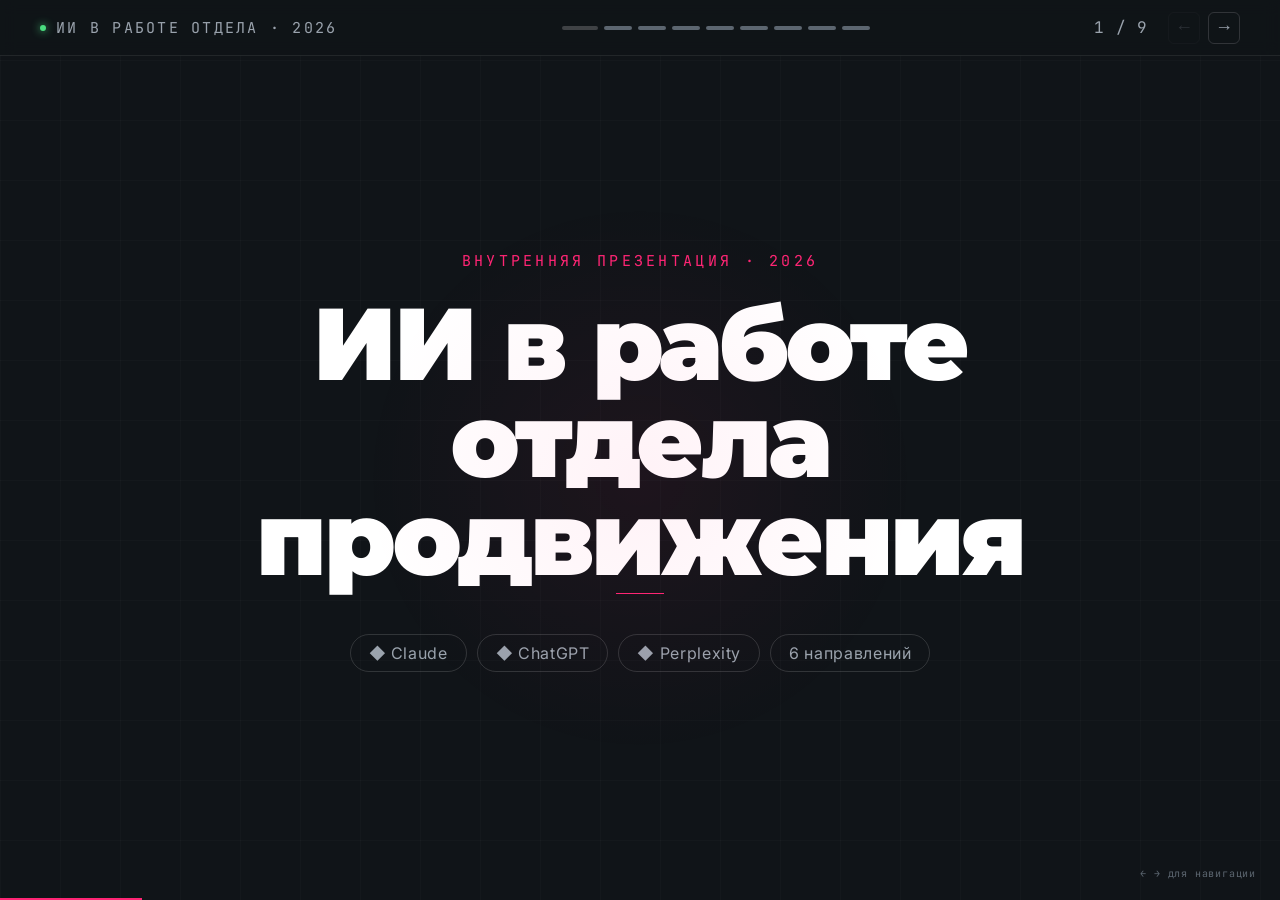
<file: index.html>
<!DOCTYPE html>
<html lang="ru">
<head>
<meta charset="UTF-8">
<meta name="viewport" content="width=device-width, initial-scale=1.0">
<title>ИИ в работе отдела</title>
<link rel="preconnect" href="https://fonts.googleapis.com">
<link rel="preconnect" href="https://fonts.gstatic.com" crossorigin>
<link href="https://fonts.googleapis.com/css2?family=Montserrat:wght@400;500;600;700;800;900&family=Inter:wght@300;400;500;600&family=JetBrains+Mono:wght@400;500&display=swap" rel="stylesheet">
<link rel="stylesheet" href="assets/css/style.css">
</head>
<body>

<div class="pres">

  <!-- TOP BAR -->
  <div class="topbar">
    <div class="logo">
      <span class="logo-dot"></span>
      ИИ в работе отдела · 2026
    </div>
    <div class="nav-center" id="dots"></div>
    <div class="nav-right">
      <span class="slide-counter" id="counter">1 / 9</span>
      <div class="nav-btns">
        <button class="nav-btn" id="prevBtn" onclick="go(-1)" title="Назад (←)">←</button>
        <button class="nav-btn" id="nextBtn" onclick="go(1)" title="Далее (→)">→</button>
      </div>
    </div>
  </div>

  <!-- SLIDES -->
  <div class="slides">

    <!-- ══ SLIDE 0: TITLE ══════════════════════════ -->
    <div class="slide active" id="s0">
      <div class="glow"></div>
      <div class="title-eyebrow">Внутренняя презентация · 2026</div>
      <div class="title-main">ИИ в работе<br>отдела продвижения</div>
      <div class="title-divider"></div>
      <div class="title-tags">
        <span class="title-tag">◆ Claude</span>
        <span class="title-tag">◆ ChatGPT</span>
        <span class="title-tag">◆ Perplexity</span>
        <span class="title-tag">6 направлений</span>
      </div>
    </div>

    <!-- ══ SLIDE 1: ТЕНДЕРЫ ══════════════════════════ -->
    <div class="slide" id="s1">
      <div class="corner-num">01</div>
      <div class="slide-eyebrow">
        <span class="slide-num">01 / 07</span>
        <span class="slide-cat">· Автоматизация</span>
      </div>
      <div class="slide-h">Работа с тендерами</div>
      <div class="slide-desc">Загружаем тендерную документацию — ИИ выявляет слабые места, опасные условия и формирует конкретный список задач для руководителя отдела.</div>
      <div class="tools-row">
        <span class="tool-badge tb-claude">◆ Claude</span>
      </div>
      <div style="flex:1;display:flex;flex-direction:column;gap:14px">
        <div class="grid g3" style="flex:1;margin-bottom:30px">
          <div class="box b-gold">
            <span class="box-icon"><svg width="40" height="40" viewBox="0 0 24 24" fill="none" stroke="var(--accent)" stroke-width="1.6" stroke-linecap="round" stroke-linejoin="round"><circle cx="11" cy="11" r="8"/><line x1="21" y1="21" x2="16.65" y2="16.65"/></svg></span>
            <div class="box-title">Анализ документации</div>
            <div class="box-body">Загрузка тендерного пакета → автоматическое чтение условий, требований, сроков и обязательств</div>
          </div>
          <div class="box b-red">
            <span class="box-icon"><svg width="40" height="40" viewBox="0 0 24 24" fill="none" stroke="var(--red)" stroke-width="1.6" stroke-linecap="round" stroke-linejoin="round"><path d="M10.29 3.86L1.82 18a2 2 0 001.71 3h16.94a2 2 0 001.71-3L13.71 3.86a2 2 0 00-3.42 0z"/><line x1="12" y1="9" x2="12" y2="13"/><line x1="12" y1="17" x2="12.01" y2="17"/></svg></span>
            <div class="box-title">Опасные точки</div>
            <div class="box-body">Подсветка слабых мест: скрытые условия, противоречия, нестандартные требования к участнику</div>
          </div>
          <div class="box b-green">
            <span class="box-icon"><svg width="40" height="40" viewBox="0 0 24 24" fill="none" stroke="var(--green)" stroke-width="1.6" stroke-linecap="round" stroke-linejoin="round"><polyline points="9 11 12 14 22 4"/><path d="M21 12v7a2 2 0 01-2 2H5a2 2 0 01-2-2V5a2 2 0 012-2h11"/></svg></span>
            <div class="box-title">Список задач</div>
            <div class="box-body">Конкретный чеклист: что посчитать, какую информацию подготовить, какие документы запросить</div>
          </div>
        </div>
        <div class="result-box" style="width:50%">
          <div class="result-icon"><svg width="18" height="18" viewBox="0 0 24 24" fill="none" stroke="var(--accent)" stroke-width="2" stroke-linecap="round" stroke-linejoin="round"><circle cx="12" cy="12" r="10"/><line x1="12" y1="8" x2="12" y2="12"/><line x1="12" y1="16" x2="12.01" y2="16"/></svg></div>
          <div class="result-text"><strong>Результат:</strong> руководитель получает готовый анализ без многочасового ручного изучения документов. Снижается риск пропустить критичное условие.</div>
        </div>
      </div>
    </div>

    <!-- ══ SLIDE 2: БЛОГ / ИЗОБРАЖЕНИЯ ══════════════════════════ -->
    <div class="slide" id="s2">
      <div class="corner-num">02</div>
      <div class="slide-eyebrow">
        <span class="slide-num">02 / 07</span>
        <span class="slide-cat">· Контент-производство</span>
      </div>
      <div class="slide-h">Генерация изображений для блога</div>
      <div class="slide-desc">Для клиента ЦУМ создаём большой поток статей. Каждая публикация получает уникальное изображение — без привлечения дизайнера.</div>
      <div class="tools-row">
        <span class="tool-badge tb-gpt">◆ ChatGPT / DALL·E</span>
      </div>
      <div style="flex:1;display:grid;grid-template-columns:1fr 1fr;gap:20px;overflow:hidden">
        <div style="display:flex;flex-direction:column;gap:14px">
          <div class="grid g2" style="flex:1">
            <div class="box b-red">
              <span class="box-icon"><svg width="28" height="28" viewBox="0 0 24 24" fill="none" stroke="var(--red)" stroke-width="1.8" stroke-linecap="round" stroke-linejoin="round"><circle cx="12" cy="12" r="10"/><line x1="15" y1="9" x2="9" y2="15"/><line x1="9" y1="9" x2="15" y2="15"/></svg></span>
              <div class="box-title">Проблема</div>
              <div class="box-body">Высокий темп публикаций требует постоянного потока уникального визуала. Вручную генерировать или искать релевантные изображения занимало бы часы</div>
            </div>
            <div class="box b-green">
              <span class="box-icon"><svg width="28" height="28" viewBox="0 0 24 24" fill="none" stroke="var(--green)" stroke-width="1.8" stroke-linecap="round" stroke-linejoin="round"><polyline points="9 11 12 14 22 4"/><path d="M21 12v7a2 2 0 01-2 2H5a2 2 0 01-2-2V5a2 2 0 012-2h11"/></svg></span>
              <div class="box-title">Решение</div>
              <div class="box-body">Генерация через ChatGPT/DALL·E: стиль и тема подбираются по тексту статьи автоматически, без участия дизайнера</div>
            </div>
            <div class="box b-gold" style="grid-column:1/-1">
              <span class="box-icon"><svg width="28" height="28" viewBox="0 0 24 24" fill="none" stroke="var(--accent)" stroke-width="1.8" stroke-linecap="round" stroke-linejoin="round"><rect x="3" y="3" width="18" height="18" rx="2"/><circle cx="8.5" cy="8.5" r="1.5"/><polyline points="21 15 16 10 5 21"/></svg></span>
              <div class="box-title">Процесс</div>
              <div class="box-body">Тезисы статьи → промпт → 3–4 варианта → публикация. Весь цикл — 2 минуты на изображение</div>
            </div>
          </div>
          <div class="metrics m3">
            <div class="metric"><div class="metric-val">30+</div><div class="metric-label">статей в месяц</div></div>
            <div class="metric"><div class="metric-val">100%</div><div class="metric-label">экономия на дизайнере</div></div>
            <div class="metric"><div class="metric-val">2 мин</div><div class="metric-label">на одно изображение</div></div>
          </div>
        </div>
        <div style="position:relative;overflow:hidden;border-radius:16px;border:1px solid var(--border)" id="gallery-s2">
          <img id="gal-img" src="assets/img/1.png" alt="Пример генерации" style="width:100%;height:100%;object-fit:cover;transition:opacity 0.4s ease">
          <button onclick="galPrev()" style="position:absolute;left:12px;top:50%;transform:translateY(-50%);background:rgba(16,20,24,0.75);border:1px solid var(--border2);color:var(--muted);width:36px;height:36px;border-radius:8px;cursor:pointer;font-size:16px;display:flex;align-items:center;justify-content:center;backdrop-filter:blur(4px)">←</button>
          <button onclick="galNext()" style="position:absolute;right:12px;top:50%;transform:translateY(-50%);background:rgba(16,20,24,0.75);border:1px solid var(--border2);color:var(--muted);width:36px;height:36px;border-radius:8px;cursor:pointer;font-size:16px;display:flex;align-items:center;justify-content:center;backdrop-filter:blur(4px)">→</button>
          <div style="position:absolute;bottom:12px;left:50%;transform:translateX(-50%);display:flex;gap:6px" id="gal-dots"></div>
        </div>
      </div>
    </div>

    <!-- ══ SLIDE 3: ЧАТ-БОТ ══════════════════════════ -->
    <div class="slide" id="s3">
      <div class="corner-num">03</div>
      <div class="slide-eyebrow">
        <span class="slide-num">03 / 07</span>
        <span class="slide-cat">· Продуктовая разработка</span>
      </div>
      <div class="slide-h">Чат-бот для вебинаров</div>
      <div class="slide-desc">Telegram-бот для выдачи материалов участникам вебинаров. Разработан за 1 час. Параллельно собирает базу заинтересованных людей.</div>
      <div class="tools-row">
        <span class="tool-badge tb-perp">◆ Perplexity</span>
      </div>
      <div style="flex:1;display:flex;flex-direction:column;gap:20px">
        <div class="flow" style="gap:28px">
          <div class="flow-step">
            <div class="flow-inner"><span class="flow-num">01</span><div class="flow-txt">Участник сканирует QR в презентации</div></div>
          </div>
          <div class="flow-step">
            <div class="flow-inner"><span class="flow-num">02</span><div class="flow-txt">Попадает в Telegram-бота</div></div>
          </div>
          <div class="flow-step">
            <div class="flow-inner"><span class="flow-num">03</span><div class="flow-txt">Получает PDF-материал</div></div>
          </div>
          <div class="flow-step">
            <div class="flow-inner"><span class="flow-num">04</span><div class="flow-txt">Контакт фиксируется в базе</div></div>
          </div>
        </div>
        <div class="grid g3">
          <div class="box b-red">
            <span class="box-icon"><svg width="28" height="28" viewBox="0 0 24 24" fill="none" stroke="var(--red)" stroke-width="1.8" stroke-linecap="round" stroke-linejoin="round"><circle cx="12" cy="12" r="10"/><line x1="15" y1="9" x2="9" y2="15"/><line x1="9" y1="9" x2="15" y2="15"/></svg></span>
            <div class="box-title">Было</div>
            <div class="box-body">Google / Яндекс диск — материалы доступны, но нет понимания кто именно скачал. Потеря потенциальных лидов</div>
          </div>
          <div class="box b-green">
            <span class="box-icon"><svg width="28" height="28" viewBox="0 0 24 24" fill="none" stroke="var(--green)" stroke-width="1.8" stroke-linecap="round" stroke-linejoin="round"><polyline points="9 11 12 14 22 4"/><path d="M21 12v7a2 2 0 01-2 2H5a2 2 0 01-2-2V5a2 2 0 012-2h11"/></svg></span>
            <div class="box-title">Стало</div>
            <div class="box-body">Бот выдаёт материал и собирает контакты одновременно. База заинтересованных людей формируется автоматически</div>
          </div>
          <div class="box b-blue">
            <span class="box-icon"><svg width="28" height="28" viewBox="0 0 24 24" fill="none" stroke="var(--accent2)" stroke-width="1.8" stroke-linecap="round" stroke-linejoin="round"><polygon points="13 2 3 14 12 14 11 22 21 10 12 10 13 2"/></svg></span>
            <div class="box-title">Следующий шаг</div>
            <div class="box-body">Объединение с каналом событий — все ивенты, материалы и участники в одном месте</div>
          </div>
        </div>
        <div class="metrics m3" style="margin-top:auto">
          <div class="metric"><div class="metric-val">1 ч</div><div class="metric-label">время разработки бота</div></div>
          <div class="metric"><div class="metric-val">0 ₽</div><div class="metric-label">стоимость разработки</div></div>
        </div>
      </div>
    </div>

    <!-- ══ SLIDE 4: АУДИТЫ ══════════════════════════ -->
    <div class="slide" id="s4">
      <div class="corner-num">04</div>
      <div class="slide-eyebrow">
        <span class="slide-num">04 / 07</span>
        <span class="slide-cat">· Автоматизация процессов</span>
      </div>
      <div class="slide-h">Предпродажные аудиты</div>
      <div class="slide-desc">Раньше: несколько часов ручной работы специалиста. Теперь: BAT-файл запускает парсинг, Claude обращается к API-сервисам и готовит готовый HTML-отчёт.</div>
      <div class="tools-row">
        <span class="tool-badge tb-claude">◆ Claude Cowork</span>
        <span class="tool-badge tb-gpt">◆ ChatGPT</span>
      </div>
      <div class="two-col">
        <div class="col-main">
          <div class="box b-red" style="margin-bottom:4px">
            <span class="box-icon"><svg width="28" height="28" viewBox="0 0 24 24" fill="none" stroke="var(--red)" stroke-width="1.8" stroke-linecap="round" stroke-linejoin="round"><path d="M10.29 3.86L1.82 18a2 2 0 001.71 3h16.94a2 2 0 001.71-3L13.71 3.86a2 2 0 00-3.42 0z"/><line x1="12" y1="9" x2="12" y2="13"/><line x1="12" y1="17" x2="12.01" y2="17"/></svg></span>
            <div class="box-title">Проблема: ручной процесс</div>
            <div class="box-body">Парсинг через Screaming Frog → ручной анализ отчётов → изучение конкурентов → написание аудита в документ. Каждый аудит — 2-3 часа работы специалиста</div>
          </div>
          <div class="timeline" style="flex:1">
            <div class="tl-item">
              <div class="tl-dot">1</div>
              <div class="tl-content">
                <div class="tl-title">Запуск BAT-файла</div>
                <div class="tl-body">Screaming Frog запускается через командную строку — автопарсинг без ручных действий</div>
              </div>
            </div>
            <div class="tl-item">
              <div class="tl-dot">2</div>
              <div class="tl-content">
                <div class="tl-title">Отчёты → папка проекта</div>
                <div class="tl-body">Результаты парсинга автоматически попадают в папку проекта Claude Cowork</div>
              </div>
            </div>
            <div class="tl-item">
              <div class="tl-dot">3</div>
              <div class="tl-content">
                <div class="tl-title">Сбор данных через ~5 API</div>
                <div class="tl-body">Claude обращается к внешним сервисам, собирает актуальные данные по сайту клиента</div>
              </div>
            </div>
            <div class="tl-item" style="padding-bottom:0">
              <div class="tl-dot">4</div>
              <div class="tl-content">
                <div class="tl-title">Готовый HTML-отчёт</div>
                <div class="tl-body">Профессиональный отчёт по фирменному шаблону — вместо ручного заполнения документа</div>
              </div>
            </div>
          </div>
        </div>
        <div class="col-side">
          <div class="metrics m3" style="grid-template-columns:1fr;gap:12px;flex:1">
            <div class="metric">
              <div class="metric-val">1-2 ч</div>
              <div class="metric-label">экономия на один аудит</div>
            </div>
            <div class="metric">
              <div class="metric-val">~5</div>
              <div class="metric-label">API-сервисов подключено</div>
            </div>
          </div>
        </div>
      </div>
    </div>

    <!-- ══ SLIDE 5: КОНТЕНТ ══════════════════════════ -->
    <div class="slide" id="s5">
      <div class="corner-num">05</div>
      <div class="slide-eyebrow">
        <span class="slide-num">05 / 07</span>
        <span class="slide-cat">· Контент</span>
      </div>
      <div class="slide-h">Сценарии, контент-планы, посты</div>
      <div class="slide-desc">ИИ помогает на всех этапах создания контента — от стратегии и планирования до готового текста для публикации в любом формате.</div>
      <div class="tools-row">
        <span class="tool-badge tb-claude">◆ Claude</span>
        <span class="tool-badge tb-gpt">◆ ChatGPT</span>
      </div>
      <div style="flex:1;display:flex;flex-direction:column;gap:16px">
        <div class="grid g3" style="flex:1">
          <div class="box b-gold">
            <span class="box-icon"><svg width="40" height="40" viewBox="0 0 24 24" fill="none" stroke="var(--accent)" stroke-width="1.6" stroke-linecap="round" stroke-linejoin="round"><polygon points="23 7 16 12 23 17 23 7"/><rect x="1" y="5" width="15" height="14" rx="2"/></svg></span>
            <div class="box-title">Сценарии для видео</div>
            <div class="box-body">Структура, сценарный план, раскадровка — ИИ предлагает варианты под формат и целевую аудиторию канала</div>
          </div>
          <div class="box b-blue">
            <span class="box-icon"><svg width="40" height="40" viewBox="0 0 24 24" fill="none" stroke="var(--accent2)" stroke-width="1.6" stroke-linecap="round" stroke-linejoin="round"><rect x="3" y="4" width="18" height="18" rx="2"/><line x1="16" y1="2" x2="16" y2="6"/><line x1="8" y1="2" x2="8" y2="6"/><line x1="3" y1="10" x2="21" y2="10"/></svg></span>
            <div class="box-title">Контент-планы</div>
            <div class="box-body">Ежемесячные планы по каналам: темы, форматы, даты публикаций — в несколько раз быстрее ручной разработки</div>
          </div>
          <div class="box b-green">
            <span class="box-icon"><svg width="40" height="40" viewBox="0 0 24 24" fill="none" stroke="var(--green)" stroke-width="1.6" stroke-linecap="round" stroke-linejoin="round"><path d="M12 20h9"/><path d="M16.5 3.5a2.121 2.121 0 013 3L7 19l-4 1 1-4L16.5 3.5z"/></svg></span>
            <div class="box-title">Посты и тексты</div>
            <div class="box-body">Готовые тексты для соцсетей, рассылок, презентаций — с адаптацией под каждую платформу и тон бренда</div>
          </div>
        </div>
      </div>
    </div>

    <!-- ══ SLIDE 6: ЛЕНДИНГИ ══════════════════════════ -->
    <div class="slide" id="s6">
      <div class="corner-num">06</div>
      <div class="slide-eyebrow">
        <span class="slide-num">06 / 07</span>
        <span class="slide-cat">· Продуктовая разработка</span>
      </div>
      <div class="slide-h">Клиентские лендинги</div>
      <div class="slide-desc">Раньше — Tilda и часы дизайнеров. Теперь генерируем HTML через нейронки, разворачиваем на хостинге заказчика. Первый кейс — опалубка, сейчас продаём Крому и B&W.</div>
      <div class="tools-row">
        <span class="tool-badge tb-gpt">◆ ChatGPT</span>
        <span class="tool-badge tb-claude">◆ Claude</span>
      </div>
      <div style="flex:1;display:flex;flex-direction:column;gap:14px">
        <div class="grid g2" style="flex:1">
          <div class="box b-red">
            <span class="box-icon"><svg width="40" height="40" viewBox="0 0 24 24" fill="none" stroke="var(--red)" stroke-width="1.6" stroke-linecap="round" stroke-linejoin="round"><circle cx="12" cy="12" r="10"/><line x1="15" y1="9" x2="9" y2="15"/><line x1="9" y1="9" x2="15" y2="15"/></svg></span>
            <div class="box-title">Было</div>
            <div class="box-body">Tilda — удобно, но требовало времени специалистов отдела продвижения или дизайнеров. Каждый лендинг — отдельный ресурс команды</div>
          </div>
          <div class="box b-green">
            <span class="box-icon"><svg width="40" height="40" viewBox="0 0 24 24" fill="none" stroke="var(--green)" stroke-width="1.6" stroke-linecap="round" stroke-linejoin="round"><polyline points="9 11 12 14 22 4"/><path d="M21 12v7a2 2 0 01-2 2H5a2 2 0 01-2-2V5a2 2 0 012-2h11"/></svg></span>
            <div class="box-title">Стало</div>
            <div class="box-body">Генерация HTML через нейросети → локалхост → GitHub Pages → хостинг заказчика. Аккаунты создают прототипы сами, мы финализируем</div>
          </div>
        </div>
        <div class="flow" style="gap:28px;margin-bottom:0">
          <div class="flow-step"><div class="flow-inner"><span class="flow-num">01</span><div class="flow-txt">Генерация HTML в нейросети</div></div></div>
          <div class="flow-step"><div class="flow-inner"><span class="flow-num">02</span><div class="flow-txt">Правки на локалхосте</div></div></div>
          <div class="flow-step"><div class="flow-inner"><span class="flow-num">03</span><div class="flow-txt">GitHub — совместная работа</div></div></div>
          <div class="flow-step"><div class="flow-inner"><span class="flow-num">04</span><div class="flow-txt">Деплой на хостинг заказчика</div></div></div>
        </div>
        <div style="display:grid;grid-template-columns:1fr 1fr;gap:14px">
          <div class="metrics m3">
            <div class="metric"><div class="metric-val">~5 ч</div><div class="metric-label">на первый лендинг (опалубка)</div></div>
            <div class="metric"><div class="metric-val">2</div><div class="metric-label">клиента уже на новой схеме</div></div>
            <div class="metric"><div class="metric-val">1</div><div class="metric-label">свой сервер для всех проектов</div></div>
          </div>
          <div class="result-box" style="border-color:rgba(74,222,128,0.25)">
            <div class="result-icon" style="background:var(--green-dim);border-color:rgba(74,222,128,0.25)"><svg width="18" height="18" viewBox="0 0 24 24" fill="none" stroke="var(--green)" stroke-width="2" stroke-linecap="round" stroke-linejoin="round"><polygon points="13 2 3 14 12 14 11 22 21 10 12 10 13 2"/></svg></div>
            <div class="result-text"><strong>Перспектива:</strong> вывести в отдельную услугу формата «Лендинг + реклама».</div>
          </div>
        </div>
      </div>
    </div>

    <!-- ══ SLIDE 7: ОТЧЁТНОСТЬ ══════════════════════════ -->
    <div class="slide" id="s7">
      <div class="corner-num">07</div>
      <div class="slide-eyebrow">
        <span class="slide-num">07 / 07</span>
        <span class="slide-cat">· Продукт · Флагман</span>
      </div>
      <div class="slide-h">Сервис SEO-отчётности</div>
      <div class="slide-desc">Собственный сервис отчётов: собирает данные Яндекс Метрики, Вебмастера, Google Search Console, PageSpeed и Topvisor — и генерирует красивый отчёт с ИИ-выводами.</div>
      <div class="tools-row">
        <span class="tool-badge tb-claude">◆ Claude</span>
        <span class="tool-badge tb-claude">◆ Claude Code</span>
        <span class="tool-badge tb-gpt">◆ GPT API</span>
      </div>
      <div class="two-col">
        <div class="col-main">
          <div class="grid g2">
            <div class="box b-gold">
              <span class="box-icon"><svg width="28" height="28" viewBox="0 0 24 24" fill="none" stroke="var(--accent)" stroke-width="1.8" stroke-linecap="round" stroke-linejoin="round"><line x1="18" y1="20" x2="18" y2="10"/><line x1="12" y1="20" x2="12" y2="4"/><line x1="6" y1="20" x2="6" y2="14"/></svg></span>
              <div class="box-title">Что делает сервис</div>
              <div class="box-body">Автоматически собирает данные из 5 источников через API, объединяет в единый брендированный отчёт, генерирует текстовые выводы через GPT на основе реальных цифр клиента</div>
            </div>
            <div class="box b-blue">
              <span class="box-icon"><svg width="28" height="28" viewBox="0 0 24 24" fill="none" stroke="var(--accent2)" stroke-width="1.8" stroke-linecap="round" stroke-linejoin="round"><circle cx="12" cy="12" r="3"/><path d="M19.07 4.93a10 10 0 010 14.14M4.93 4.93a10 10 0 000 14.14"/><path d="M15.54 8.46a5 5 0 010 7.07M8.46 8.46a5 5 0 000 7.07"/></svg></span>
              <div class="box-title">Стек</div>
              <div class="box-body">Yandex Metrica API · Яндекс Вебмастер · Google Search Console · PageSpeed Insights · Topvisor API · GPT для аналитики · Фирменный UI-кит</div>
            </div>
          </div>
          <div class="timeline" style="flex:1">
            <div class="tl-item">
              <div class="tl-dot">→</div>
              <div class="tl-content">
                <div class="tl-title">Идея 6 лет назад — Power BI</div>
                <div class="tl-body">Создавал коннекторы вручную, дальше экспериментов не уходило</div>
              </div>
            </div>
            <div class="tl-item">
              <div class="tl-dot">→</div>
              <div class="tl-content">
                <div class="tl-title">С Claude — первый лендинг, потом бэкенд</div>
                <div class="tl-body">Вернулся к разработке спустя 7 лет после универа. Лендинг → GitHub Pages → собственный хостинг</div>
              </div>
            </div>
            <div class="tl-item" style="padding-bottom:0">
              <div class="tl-dot">✓</div>
              <div class="tl-content">
                <div class="tl-title">3 недели — рабочий MVP сервиса отчётов</div>
                <div class="tl-body">Дизайн через Claude + UI-киты → API-интеграции → GPT-выводы → сейчас на локалхосте, готов к демо</div>
              </div>
            </div>
          </div>
        </div>
        <div class="col-side">
          <div class="metrics m3" style="grid-template-columns:1fr;gap:12px">
            <div class="metric">
              <div class="metric-val" style="font-size:30px;color:var(--red)">1 700₽</div>
              <div class="metric-label">тратили на внешний сервис / мес</div>
            </div>
            <div class="metric">
              <div class="metric-val">3 нед</div>
              <div class="metric-label">от идеи до рабочего MVP</div>
            </div>
            <div class="metric">
              <div class="metric-val">5</div>
              <div class="metric-label">API-источников в одном отчёте</div>
            </div>
          </div>
        </div>
      </div>
    </div>

    <!-- ══ SLIDE 8: GITHUB PAGES BONUS ══════════════════════════ -->
    <div class="slide" id="s8">
      <div class="corner-num">08</div>
      <div class="slide-eyebrow">
        <span class="slide-num">БОНУС</span>
        <span class="slide-cat">· Как опубликовать сайт бесплатно</span>
      </div>
      <div class="slide-h">GitHub Pages: сайт за 10 минут</div>
      <div style="flex:1;display:grid;grid-template-columns:1fr 1fr;gap:20px;overflow:hidden">
        <div style="display:flex;flex-direction:column;gap:10px;overflow:auto">
          <div class="timeline">
            <div class="tl-item">
              <div class="tl-dot">1</div>
              <div class="tl-content">
                <div class="tl-title">Зарегистрироваться на GitHub</div>
                <div class="tl-body">Зайди на <strong style="color:var(--text)">github.com</strong> → нажми «Sign up» → введи email, придумай логин и пароль → подтверди email. Это бесплатно.</div>
              </div>
            </div>
            <div class="tl-item">
              <div class="tl-dot">2</div>
              <div class="tl-content">
                <div class="tl-title">Создать репозиторий</div>
                <div class="tl-body">На главной нажми зелёную кнопку «New» → придумай название (например <strong style="color:var(--text)">my-site</strong>) → выбери «Public» → нажми «Create repository».</div>
              </div>
            </div>
            <div class="tl-item">
              <div class="tl-dot">3</div>
              <div class="tl-content">
                <div class="tl-title">Сгенерировать сайт в нейросети</div>
                <div class="tl-body">Открой <strong style="color:var(--text)">claude.ai</strong> или <strong style="color:var(--text)">chatgpt.com</strong> → напиши: «Сделай одностраничный HTML-сайт о ...» → скопируй весь код → сохрани как файл <strong style="color:var(--text)">index.html</strong>.</div>
              </div>
            </div>
            <div class="tl-item">
              <div class="tl-dot">4</div>
              <div class="tl-content">
                <div class="tl-title">Загрузить файл в репозиторий</div>
                <div class="tl-body">Открой свой репозиторий → нажми «Add file» → «Upload files» → перетащи <strong style="color:var(--text)">index.html</strong> → нажми «Commit changes». Файл должен называться именно <strong style="color:var(--text)">index.html</strong> — это важно.</div>
              </div>
            </div>
            <div class="tl-item">
              <div class="tl-dot">5</div>
              <div class="tl-content">
                <div class="tl-title">Включить GitHub Pages</div>
                <div class="tl-body">В репозитории → вкладка <strong style="color:var(--text)">Settings</strong> → раздел <strong style="color:var(--text)">Pages</strong> слева → в поле «Branch» выбери <strong style="color:var(--text)">main</strong> → нажми <strong style="color:var(--text)">Save</strong>. Подождать 1–2 минуты.</div>
              </div>
            </div>
            <div class="tl-item" style="padding-bottom:0">
              <div class="tl-dot">6</div>
              <div class="tl-content">
                <div class="tl-title">Открыть сайт</div>
                <div class="tl-body">Ссылка появится в том же разделе Pages: <strong style="color:var(--accent)">твой-логин.github.io/my-site</strong>. Поделись ею — она работает у всех без регистрации.</div>
              </div>
            </div>
          </div>
        </div>
        <div style="display:flex;flex-direction:column;gap:12px">
          <div class="box b-gold" style="flex:1">
            <span class="box-icon"><svg width="28" height="28" viewBox="0 0 24 24" fill="none" stroke="var(--accent)" stroke-width="1.8" stroke-linecap="round" stroke-linejoin="round"><circle cx="12" cy="12" r="10"/><line x1="12" y1="8" x2="12" y2="12"/><line x1="12" y1="16" x2="12.01" y2="16"/></svg></span>
            <div class="box-title">Что можно сделать</div>
            <div class="box-body">Лендинг · Презентация · Портфолио · Мини-сайт компании · Инструкция · Страница мероприятия</div>
          </div>
          <div class="box b-red">
            <span class="box-icon"><svg width="28" height="28" viewBox="0 0 24 24" fill="none" stroke="var(--red)" stroke-width="1.8" stroke-linecap="round" stroke-linejoin="round"><path d="M10.29 3.86L1.82 18a2 2 0 001.71 3h16.94a2 2 0 001.71-3L13.71 3.86a2 2 0 00-3.42 0z"/><line x1="12" y1="9" x2="12" y2="13"/><line x1="12" y1="17" x2="12.01" y2="17"/></svg></span>
            <div class="box-title">Ограничения</div>
            <div class="box-body">Только <strong style="color:var(--text)">фронтенд</strong> — HTML, CSS, JavaScript. Нет базы данных, нет серверной логики, нельзя принимать оплату, нельзя хранить данные пользователей. Подходит для статичных страниц.</div>
          </div>
          <div class="box b-green">
            <span class="box-icon"><svg width="28" height="28" viewBox="0 0 24 24" fill="none" stroke="var(--green)" stroke-width="1.8" stroke-linecap="round" stroke-linejoin="round"><line x1="12" y1="1" x2="12" y2="23"/><path d="M17 5H9.5a3.5 3.5 0 000 7h5a3.5 3.5 0 010 7H6"/></svg></span>
            <div class="box-title">Цена</div>
            <div class="box-body">Полностью бесплатно для публичных репозиториев.</div>
          </div>
        </div>
      </div>
    </div>

  </div><!-- /slides -->

  <!-- BOTTOM PROGRESS -->
  <div class="progress-bar" id="progressBar" style="width:14.28%"></div>

  <!-- KEY HINT -->
  <div class="key-hint">← → для навигации</div>

</div><!-- /pres -->

<script src="assets/js/main.js"></script>
<script>
  const galImgs = ['assets/img/1.png','assets/img/2.png'];
  let galCur = 0;
  const galImg = document.getElementById('gal-img');
  const galDotsEl = document.getElementById('gal-dots');

  galImgs.forEach((_,i) => {
    const d = document.createElement('div');
    d.style.cssText = `width:8px;height:8px;border-radius:50%;background:${i===0?'#fff':'rgba(255,255,255,0.35)'};transition:background .3s;cursor:pointer`;
    d.addEventListener('click', () => galGo(i));
    galDotsEl.appendChild(d);
  });

  function galGo(n) {
    galCur = (n + galImgs.length) % galImgs.length;
    galImg.style.opacity = 0;
    setTimeout(() => { galImg.src = galImgs[galCur]; galImg.style.opacity = 1; }, 200);
    Array.from(galDotsEl.children).forEach((d,i) => d.style.background = i===galCur ? '#fff' : 'rgba(255,255,255,0.35)');
  }
  function galNext() { galGo(galCur + 1); }
  function galPrev() { galGo(galCur - 1); }
</script>
</body>
</html>
</file>
<file: assets/css/style.css>
*, *::before, *::after { margin: 0; padding: 0; box-sizing: border-box; }

:root {
  --dark: #101418;
  --surface: #171B20;
  --surface2: #1E2329;
  --surface3: #242A31;
  --border: rgba(255,255,255,0.08);
  --border2: rgba(255,255,255,0.14);
  --accent: #FF2574;
  --accent-dim: rgba(255,37,116,0.14);
  --accent2: #22BDF1;
  --accent2-dim: rgba(34,189,241,0.1);
  --green: #4ADE80;
  --green-dim: rgba(74,222,128,0.1);
  --red: #FF5963;
  --red-dim: rgba(255,89,99,0.1);
  --text: #FFFFFF;
  --muted: #9AA3AD;
  --muted2: #5C6670;
}

html, body {
  width: 100%; height: 100%;
  background: var(--dark);
  color: var(--text);
  font-family: 'Inter', sans-serif;
  overflow: hidden;
  user-select: none;
}

/* ═══════════════════════════════════
   PRESENTATION SHELL
═══════════════════════════════════ */
.pres {
  width: 100vw; height: 100vh;
  display: flex; flex-direction: column;
  position: relative; overflow: hidden;
}

/* Subtle grid background */
.pres::before {
  content: '';
  position: fixed; inset: 0;
  background-image:
    linear-gradient(rgba(255,255,255,0.018) 1px, transparent 1px),
    linear-gradient(90deg, rgba(255,255,255,0.018) 1px, transparent 1px);
  background-size: 60px 60px;
  pointer-events: none; z-index: 0;
}

/* ═══════════════════════════════════
   TOP BAR
═══════════════════════════════════ */
.topbar {
  position: relative; z-index: 10;
  display: flex; align-items: center; justify-content: space-between;
  padding: 0 40px;
  height: 56px;
  border-bottom: 1px solid var(--border);
  background: rgba(16,20,24,0.9);
  backdrop-filter: blur(8px);
  flex-shrink: 0;
}

.logo {
  font-family: 'JetBrains Mono', monospace;
  font-size: 15px;
  letter-spacing: 0.15em;
  color: var(--muted);
  text-transform: uppercase;
  display: flex; align-items: center; gap: 10px;
}
.logo-dot {
  width: 6px; height: 6px; border-radius: 50%;
  background: var(--green);
  box-shadow: 0 0 8px var(--green);
  animation: pulse 2s ease-in-out infinite;
}
@keyframes pulse { 0%,100%{opacity:1} 50%{opacity:0.4} }

.nav-center {
  display: flex; align-items: center; gap: 6px;
}
.dot {
  width: 28px; height: 4px; border-radius: 2px;
  background: var(--muted2);
  cursor: pointer;
  transition: all 0.3s ease;
  border: none; padding: 0;
}
.dot.active { background: var(--accent); width: 36px; }
.dot.visited { background: rgba(255,255,255,0.2); }
.dot:hover:not(.active) { background: rgba(255,255,255,0.3); }

.nav-right {
  display: flex; align-items: center; gap: 20px;
}
.slide-counter {
  font-family: 'JetBrains Mono', monospace;
  font-size: 16px; color: var(--muted);
  letter-spacing: 0.05em; font-variant-numeric: tabular-nums;
  min-width: 40px; text-align: right;
}
.nav-btns { display: flex; gap: 8px; }
.nav-btn {
  background: none;
  border: 1px solid var(--border2);
  color: var(--muted);
  width: 32px; height: 32px;
  border-radius: 6px;
  cursor: pointer;
  font-size: 18px;
  transition: all 0.2s;
  display: flex; align-items: center; justify-content: center;
}
.nav-btn:hover { border-color: var(--accent); color: var(--accent); }
.nav-btn:disabled { opacity: 0.2; cursor: default; }

/* ═══════════════════════════════════
   SLIDES CONTAINER
═══════════════════════════════════ */
.slides {
  flex: 1; position: relative; overflow: hidden;
}

.slide {
  position: absolute; inset: 0;
  display: flex; flex-direction: column;
  padding: 15px 72px 48px;
  opacity: 0;
  transform: translateY(20px);
  transition: opacity 0.4s ease, transform 0.4s ease;
  pointer-events: none;
  overflow: hidden;
}
.slide.active {
  opacity: 1; transform: translateY(0);
  pointer-events: all;
}
.slide.exit {
  opacity: 0; transform: translateY(-16px);
}

/* ═══════════════════════════════════
   PROGRESS BAR (bottom)
═══════════════════════════════════ */
.progress-bar {
  position: fixed; bottom: 0; left: 0;
  height: 2px;
  background: var(--accent);
  transition: width 0.4s ease;
  z-index: 100;
}

/* ═══════════════════════════════════
   KEYBOARD HINT
═══════════════════════════════════ */
.key-hint {
  position: fixed; bottom: 20px; right: 24px;
  font-family: 'JetBrains Mono', monospace;
  font-size: 10px; color: var(--muted2);
  letter-spacing: 0.08em;
  z-index: 50;
}

/* ═══════════════════════════════════
   COMMON SLIDE ELEMENTS
═══════════════════════════════════ */
.slide-eyebrow {
  display: flex; align-items: center; gap: 12px;
  margin-bottom: 10px;
}
.slide-num {
  font-family: 'JetBrains Mono', monospace;
  font-size: 15px; color: var(--accent);
  letter-spacing: 0.1em; font-weight: 500;
}
.slide-cat {
  font-size: 15px; color: var(--muted);
  letter-spacing: 0.1em;
}

.slide-h {
  font-family: 'Montserrat', sans-serif;
  font-weight: 800;
  font-size: clamp(36px, 4.5vw, 58px);
  color: #fff;
  letter-spacing: -0.02em;
  line-height: 1;
  margin-bottom: 10px;
}

.slide-desc {
  font-size: 15px; color: var(--muted);
  line-height: 1.7; font-weight: 300;
  max-width: 640px;
  margin-bottom: 32px;
}

.tools-row {
  display: flex; gap: 8px; flex-wrap: wrap;
  margin-bottom: 28px;
}
.tool-badge {
  display: inline-flex; align-items: center; gap: 6px;
  padding: 5px 14px; border-radius: 20px;
  font-size: 15px; font-weight: 500;
  letter-spacing: 0.04em;
  border: 1px solid;
}
.tb-claude { background: rgba(255,37,116,0.08); border-color: rgba(255,37,116,0.3); color: var(--accent); }
.tb-gpt    { background: rgba(74,222,128,0.08); border-color: rgba(74,222,128,0.3); color: var(--green); }
.tb-perp   { background: rgba(34,189,241,0.08); border-color: rgba(34,189,241,0.3); color: var(--accent2); }

/* ═══════════════════════════════════
   CONTENT GRID
═══════════════════════════════════ */
.grid { display: grid; gap: 14px; }
.g2 { grid-template-columns: 1fr 1fr; }
.g3 { grid-template-columns: 1fr 1fr 1fr; }
.g23 { grid-template-columns: 1fr 1fr; }

.box {
  background: var(--surface2);
  border: 1px solid var(--border);
  border-radius: 16px;
  padding: 24px 24px;
  position: relative;
  overflow: hidden;
  transition: border-color 0.2s;
  display: flex;
  flex-direction: column;
}
.box:hover { border-color: var(--border2); }

.box.b-gold   { border-left: 2px solid var(--accent); }
.box.b-blue   { border-left: 2px solid var(--accent2); }
.box.b-green  { border-left: 2px solid var(--green); }
.box.b-red    { border-left: 2px solid var(--red); }

.box-icon { margin-bottom: 16px; display: block; }
.box-icon svg { display: block; }
.box-title { font-size: 16px; font-weight: 600; color: #fff; margin-bottom: 10px; }
.box-body  { font-size: 18px; color: var(--muted); line-height: 1.7; flex: 1; }

/* ═══════════════════════════════════
   METRICS
═══════════════════════════════════ */
.metrics { display: grid; gap: 12px; }
.m3 { grid-template-columns: repeat(3,1fr); }
.m4 { grid-template-columns: repeat(4,1fr); }

.metric {
  background: var(--surface);
  border: 1px solid var(--border);
  border-radius: 14px;
  padding: 18px 16px;
  text-align: center;
}
.metric-val {
  font-family: 'Montserrat', sans-serif;
  font-weight: 800;
  font-size: 40px; line-height: 1;
  color: var(--accent);
  letter-spacing: -0.02em;
}
.metric-label {
  font-size: 15px; color: var(--muted);
  margin-top: 5px; line-height: 1.4;
}
.metric-hint {
  font-size: 10px; color: var(--muted2);
  display: block; margin-top: 3px;
}

/* ═══════════════════════════════════
   FLOW STEPS
═══════════════════════════════════ */
.flow {
  display: flex; align-items: stretch;
  gap: 0; margin-bottom: 24px;
}
.flow-step { flex: 1; position: relative; }
.flow-step:not(:last-child)::after {
  content: '→';
  position: absolute;
  right: -14px; top: 50%;
  transform: translateY(-50%);
  color: var(--accent);
  font-size: 18px; z-index: 2;
}
.flow-inner {
  background: var(--surface2);
  border: 1px solid var(--border);
  border-radius: 14px;
  padding: 14px 12px;
  text-align: center;
  height: 100%;
  display: flex; flex-direction: column;
  align-items: center; justify-content: center;
  gap: 6px;
}
.flow-num {
  font-family: 'JetBrains Mono', monospace;
  font-size: 10px; color: var(--accent);
  letter-spacing: 0.1em; font-weight: 500;
}
.flow-txt { font-size: 16px; color: var(--text); line-height: 1.45; }

/* ═══════════════════════════════════
   TIMELINE
═══════════════════════════════════ */
.timeline { display: flex; flex-direction: column; gap: 0; }
.tl-item {
  display: flex; gap: 18px;
  padding-bottom: 18px;
  position: relative;
}
.tl-item:not(:last-child)::before {
  content: '';
  position: absolute;
  left: 13px; top: 28px; bottom: 0;
  width: 1px; background: var(--border2);
}
.tl-dot {
  width: 26px; height: 26px; border-radius: 50%;
  background: var(--surface2);
  border: 1px solid var(--accent);
  display: flex; align-items: center; justify-content: center;
  flex-shrink: 0;
  font-family: 'JetBrains Mono', monospace;
  font-size: 10px; color: var(--accent); font-weight: 500;
  margin-top: 2px;
}
.tl-content { flex: 1; }
.tl-title { font-size: 18px; color: #fff; font-weight: 600; margin-bottom: 4px; }
.tl-body  { font-size: 16px; color: var(--muted); line-height: 1.6; }

#s8 .tl-title { font-size: 17px; margin-bottom: 6px; }
#s8 .tl-body  { font-size: 17px; line-height: 1.65; }

/* ═══════════════════════════════════
   RESULT BOX
═══════════════════════════════════ */
.result-box {
  background: var(--surface2);
  border: 1px solid rgba(255,37,116,0.2);
  border-radius: 16px;
  padding: 18px 20px;
  display: flex; align-items: flex-start; gap: 14px;
}
.result-icon {
  width: 36px; height: 36px; border-radius: 8px;
  background: var(--accent-dim);
  border: 1px solid rgba(255,37,116,0.2);
  display: flex; align-items: center; justify-content: center;
  font-size: 18px; flex-shrink: 0;
}
.result-text {
  font-size: 16px; color: var(--muted); line-height: 1.7;
}
.result-text strong { color: var(--text); font-weight: 600; }

/* ═══════════════════════════════════
   PROGRESS BARS
═══════════════════════════════════ */
.prog-list { display: flex; flex-direction: column; gap: 12px; }
.prog-item { display: flex; align-items: center; gap: 14px; }
.prog-label { font-size: 16px; color: var(--muted); width: 220px; flex-shrink: 0; }
.prog-track { flex: 1; height: 3px; background: rgba(255,255,255,0.07); border-radius: 2px; overflow: hidden; }
.prog-fill  { height: 100%; border-radius: 2px; background: var(--accent); }
.prog-val   { font-size: 16px; color: var(--text); font-weight: 500; width: 56px; text-align: right; }

/* ═══════════════════════════════════
   SLIDE 0 — TITLE
═══════════════════════════════════ */
#s0 {
  align-items: center; justify-content: center;
  text-align: center;
}
#s0 .glow {
  position: absolute;
  width: 600px; height: 600px;
  border-radius: 50%;
  background: radial-gradient(circle, rgba(255,37,116,0.06) 0%, transparent 65%);
  top: 50%; left: 50%;
  transform: translate(-50%,-50%);
  pointer-events: none;
}
.title-eyebrow {
  font-family: 'JetBrains Mono', monospace;
  font-size: 15px; letter-spacing: 0.22em;
  color: var(--accent); text-transform: uppercase;
  margin-bottom: 24px; font-weight: 400;
}
.title-main {
  font-family: 'Montserrat', sans-serif;
  font-weight: 900;
  font-size: clamp(64px, 8vw, 108px);
  line-height: 0.95;
  color: #fff;
  margin-bottom: 6px;
  letter-spacing: -0.03em;
}
.title-sub {
  font-size: 16px; color: var(--muted);
  font-weight: 300; line-height: 1.65;
  max-width: 520px; margin: 24px auto 48px;
}
.title-divider {
  width: 48px; height: 1px;
  background: var(--accent);
  margin: 0 auto 40px;
}
.title-tags {
  display: flex; gap: 10px;
  justify-content: center; flex-wrap: wrap;
}
.title-tag {
  display: inline-flex; align-items: center; gap: 8px;
  border: 1px solid var(--border2);
  padding: 8px 18px; border-radius: 24px;
  font-size: 16px; color: var(--muted);
  letter-spacing: 0.04em;
}

/* ═══════════════════════════════════
   TWO-COL LAYOUT (slide with sidebar)
═══════════════════════════════════ */
.two-col {
  display: grid;
  grid-template-columns: 1fr 340px;
  gap: 28px;
  flex: 1;
  overflow: hidden;
}
.col-main { display: flex; flex-direction: column; gap: 14px; overflow: hidden; }
.col-side  { display: flex; flex-direction: column; gap: 14px; }

/* ═══════════════════════════════════
   SLIDE S2 — OVERFLOW FIX
═══════════════════════════════════ */
#s2 .slide-desc  { margin-bottom: 10px; }
#s2 .tools-row   { margin-bottom: 10px; }
#s2 .box         { padding: 16px 18px; }
#s2 .box-icon    { margin-bottom: 8px; }
#s2 .box-title   { margin-bottom: 6px; }
#s2 .metric      { padding: 10px 14px; }

/* ═══════════════════════════════════
   DECORATIVE CORNER NUMBERS
═══════════════════════════════════ */
.corner-num {
  position: absolute;
  right: 72px; bottom: 48px;
  font-family: 'Montserrat', sans-serif;
  font-weight: 900;
  font-size: 120px; line-height: 1;
  color: rgba(255,255,255,0.03);
  letter-spacing: -0.04em;
  pointer-events: none;
  z-index: 0;
}
</file>
